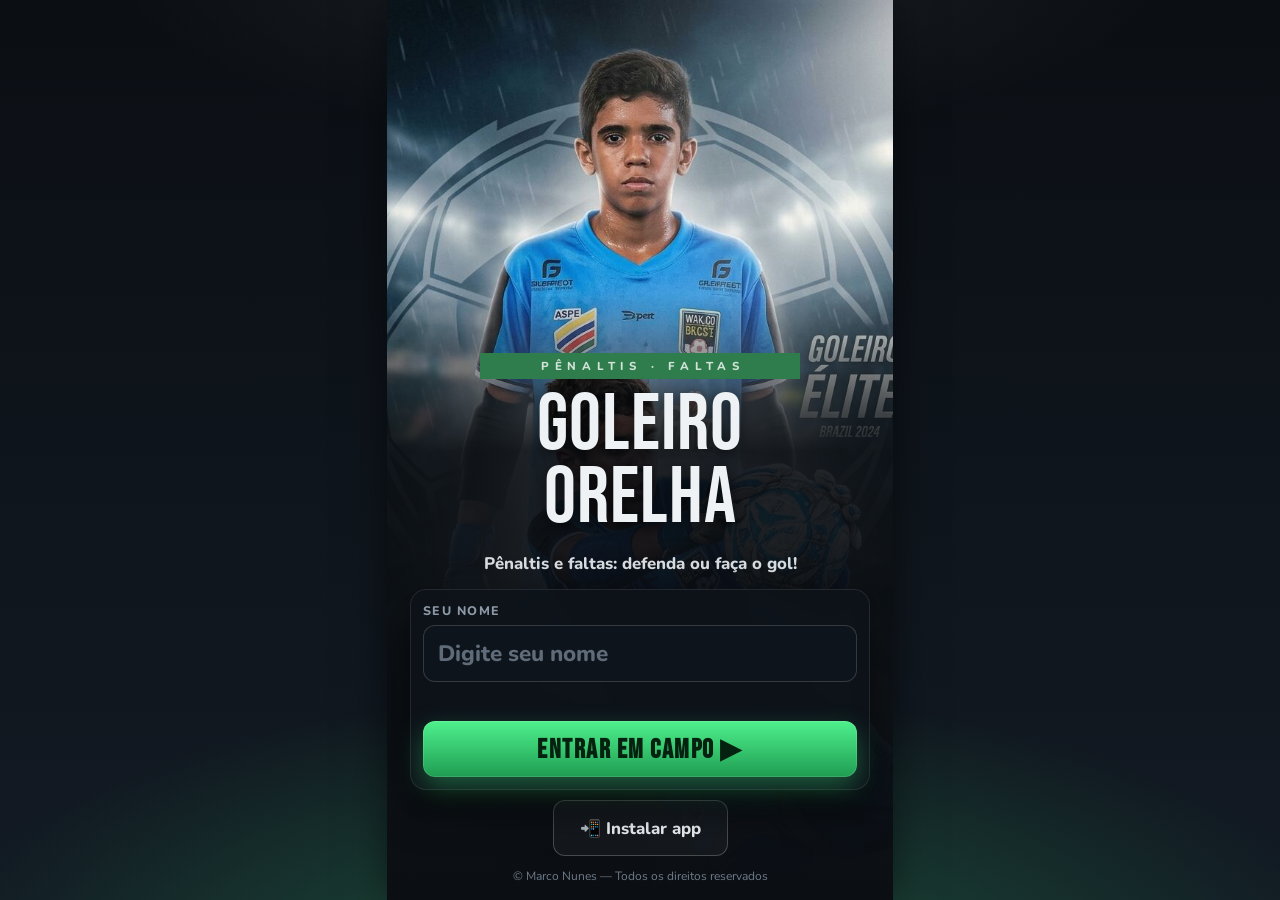
<file: index.html>
<!DOCTYPE html>
<html lang="pt-BR">
<head>
  <meta charset="UTF-8">
  <meta name="viewport" content="width=device-width, initial-scale=1.0, viewport-fit=cover">
  <meta name="theme-color" content="#1f6fb8">
  <meta name="author" content="Marco Nunes">
  <meta name="description" content="Goleiro Orelha: jogo de pênaltis e faltas. Defenda como goleiro ou desenhe o chute como atacante.">
  <meta name="mobile-web-app-capable" content="yes">
  <meta name="apple-mobile-web-app-capable" content="yes">
  <meta name="apple-mobile-web-app-title" content="Goleiro Orelha">
  <meta name="apple-mobile-web-app-status-bar-style" content="black-translucent">
  <meta name="format-detection" content="telephone=no">
  <title>Goleiro Orelha</title>
  <link rel="manifest" href="manifest.json">
  <link rel="icon" type="image/png" href="icons/icon-192.png">
  <link rel="apple-touch-icon" href="icons/apple-touch-icon.png">
  <link rel="preconnect" href="https://fonts.googleapis.com">
  <link rel="preconnect" href="https://fonts.gstatic.com" crossorigin>
  <link href="https://fonts.googleapis.com/css2?family=Bebas+Neue&family=Fredoka:wght@500;600;700&family=Nunito:wght@700;800;900&display=swap" rel="stylesheet">
  <link rel="stylesheet" href="style.css?v=6">
</head>
<body class="tela-cheia">
  <main class="app">

    <!-- 1. Início: figurinha do Orelha e nome do jogador -->
    <section class="tela ativa" id="tela-nome">
      <div class="capa-inicio">
        <img class="capa-img" src="assets/capa-inicio.jpg" alt="O goleiro Orelha defendendo a bola" width="688" height="1529">
        <div class="capa-conteudo">
          <p class="selo-topo">Pênaltis · Faltas</p>
          <h1 class="titulo"><span>GOLEIRO</span> <span class="ouro">ORELHA</span></h1>
          <p class="slogan">Pênaltis e faltas: defenda ou faça o gol!</p>
          <form class="cartao" id="form-nome" autocomplete="off">
            <label class="campo">
              <span>Seu nome</span>
              <input type="text" id="nome" maxlength="24" placeholder="Digite seu nome" required autocapitalize="words" autocorrect="off" spellcheck="false" enterkeyhint="go">
            </label>
            <p class="erro" id="erro-nome" role="alert"></p>
            <button class="btn-grande" type="submit">Entrar em campo ▶</button>
          </form>
          <button class="btn-sec" id="btn-instalar" type="button" hidden>📲 Instalar app</button>
          <p class="credito-capa">© Marco Nunes — Todos os direitos reservados</p>
        </div>
      </div>
    </section>

    <!-- 2. Modo: Goleiro ou Jogador -->
    <section class="tela" id="tela-modo">
      <p class="selo-topo">Escolha o modo</p>
      <h2 class="subtitulo">Quem você quer ser, <span id="nome-modo"></span>?</h2>
      <div class="grade-escolhas">
        <button class="escolha" type="button" data-modo="goleiro">
          <span class="escolha-sprite" data-sprite="orelhaGoleiro" data-estado="pronto"></span>
          <span class="escolha-titulo">🧤 GOLEIRO</span>
          <span class="escolha-texto">Pule para o canto certo e defenda o chute do atacante.</span>
        </button>
        <button class="escolha" type="button" data-modo="jogador">
          <span class="escolha-sprite" data-sprite="orelhaAtacante" data-estado="comemora"></span>
          <span class="escolha-titulo">⚽ JOGADOR</span>
          <span class="escolha-texto">Desenhe o chute com o dedo e engane o goleiro.</span>
        </button>
      </div>
      <button class="btn-sec" type="button" data-voltar="tela-nome">← Voltar</button>
    </section>

    <!-- 3. Cobrança e nível -->
    <section class="tela" id="tela-nivel">
      <p class="selo-topo">Partida</p>
      <h2 class="subtitulo">Como vai ser a disputa?</h2>
      <div class="cartao cartao-config">
        <p class="rotulo">Cobrança</p>
        <div class="chips" id="chips-tipo">
          <button class="chip ativo" type="button" data-tipo="penalti">⚽ Pênalti</button>
          <button class="chip" type="button" data-tipo="falta">🧱 Falta</button>
          <button class="chip" type="button" data-tipo="misto">🔁 Os dois</button>
        </div>
        <p class="rotulo">Nível</p>
        <div class="chips" id="chips-nivel">
          <button class="chip ativo" type="button" data-nivel="facil">🙂 Fácil</button>
          <button class="chip" type="button" data-nivel="dificil">🔥 Difícil</button>
        </div>
        <p class="rotulo">Cobranças</p>
        <div class="chips" id="chips-qtd">
          <button class="chip ativo" type="button" data-qtd="5">5</button>
          <button class="chip" type="button" data-qtd="10">10</button>
        </div>
      </div>
      <div class="linha-botoes">
        <button class="btn-sec" type="button" data-voltar="tela-modo">← Voltar</button>
        <button class="btn-grande" id="btn-comecar" type="button">Começar ▶</button>
      </div>
    </section>

    <!-- 4. Jogo: tela vertical, câmera atrás do cobrador (como os jogos de pênalti de celular) -->
    <section class="tela" id="tela-jogo">
      <div class="palco">
        <canvas id="campo" aria-label="Campo de futebol"></canvas>
        <div class="hud">
          <div class="hud-grupo">
            <button class="btn-hud" id="btn-pausa" type="button" aria-label="Pausar">⏸</button>
            <button class="btn-hud" id="btn-som" type="button" aria-label="Som ligado">🔊</button>
          </div>
          <div class="estrelas-hud" id="estrelas-hud" aria-label="Cobranças"></div>
          <div class="hud-grupo">
            <button class="btn-hud" id="btn-ajuda" type="button" aria-label="Ajuda">?</button>
            <button class="btn-hud" id="btn-config" type="button" aria-label="Ajustes">⚙</button>
            <button class="btn-hud" id="btn-sair" type="button" aria-label="Sair da partida">⌂</button>
          </div>
        </div>
        <div class="placar" aria-live="polite">
          <span><span id="rotulo-a">DEFESAS</span> <b id="placar-a">0</b></span>
          <span><span id="rotulo-b">GOLS</span> <b id="placar-b">0</b></span>
          <span class="placar-cobranca" id="placar-cobranca">1/5</span>
        </div>
        <div class="aviso" id="aviso" aria-live="assertive"></div>
        <div class="dica" id="dica" hidden></div>
        <!-- controles do goleiro: as 5 direções (também dá para tocar no canto do gol) -->
        <div class="controles" id="controles" hidden>
          <button class="dir d-esqAlto" type="button" data-zona="esqAlto" aria-label="Pular alto à esquerda">↖</button>
          <button class="dir d-esqBaixo" type="button" data-zona="esqBaixo" aria-label="Pular à esquerda">⬅</button>
          <button class="dir d-centro" type="button" data-zona="centro" aria-label="Defender no centro">⬆</button>
          <button class="dir d-dirBaixo" type="button" data-zona="dirBaixo" aria-label="Pular à direita">➡</button>
          <button class="dir d-dirAlto" type="button" data-zona="dirAlto" aria-label="Pular alto à direita">↗</button>
        </div>
      </div>

      <!-- explicação antes da primeira cobrança -->
      <div class="modal" id="modal-ajuda" hidden>
        <div class="cartao modal-cartao">
          <h3 class="subtitulo" id="ajuda-titulo">Como jogar</h3>
          <div id="ajuda-texto"></div>
          <button class="btn-grande" id="ajuda-ok" type="button">Bora! ▶</button>
        </div>
      </div>
      <div class="modal" id="modal-pausa" hidden>
        <div class="cartao modal-cartao">
          <h3 class="subtitulo">⏸ Jogo pausado</h3>
          <div class="linha-botoes">
            <button class="btn-grande" id="pausa-continuar" type="button">Continuar ▶</button>
            <button class="btn-sec" id="pausa-sair" type="button">Sair da partida</button>
          </div>
        </div>
      </div>
      <div class="modal" id="modal-config" hidden>
        <div class="cartao modal-cartao">
          <h3 class="subtitulo">⚙ Ajustes</h3>
          <p class="rotulo">Nível (vale na próxima cobrança)</p>
          <div class="chips" id="config-nivel">
            <button class="chip" type="button" data-nivel="facil">🙂 Fácil</button>
            <button class="chip" type="button" data-nivel="dificil">🔥 Difícil</button>
          </div>
          <p class="rotulo">Torcida</p>
          <div class="chips" id="config-torcida">
            <button class="chip" type="button" data-torcida="1">📣 Ligada</button>
            <button class="chip" type="button" data-torcida="0">🤫 Desligada</button>
          </div>
          <button class="btn-grande" id="config-ok" type="button">OK</button>
        </div>
      </div>
    </section>

    <!-- 5. Fim -->
    <section class="tela" id="tela-fim">
      <div class="cartao cartao-fim">
        <span class="fim-sprite" id="fim-sprite"></span>
        <h2 class="subtitulo" id="fim-titulo">Fim de jogo!</h2>
        <p class="fim-placar" id="fim-placar"></p>
        <p class="estrelas" id="fim-estrelas"></p>
        <p class="fim-texto" id="fim-texto"></p>
        <p class="recorde" id="fim-recorde"></p>
        <div class="linha-botoes">
          <button class="btn-grande" id="btn-de-novo" type="button">↻ Jogar de novo</button>
          <button class="btn-sec" id="btn-trocar-modo" type="button">Trocar modo</button>
        </div>
      </div>
      <div class="confete" id="confete" aria-hidden="true"></div>
    </section>
  </main>

  <footer class="credito">© <b>Marco Nunes</b> — Todos os direitos reservados</footer>

  <script src="dados.js?v=6"></script>
  <script src="jogo.js?v=6"></script>
  <script>
    if ('serviceWorker' in navigator) {
      window.addEventListener('load', () => navigator.serviceWorker.register('service-worker.js'));
    }
  </script>
</body>
</html>
</file>
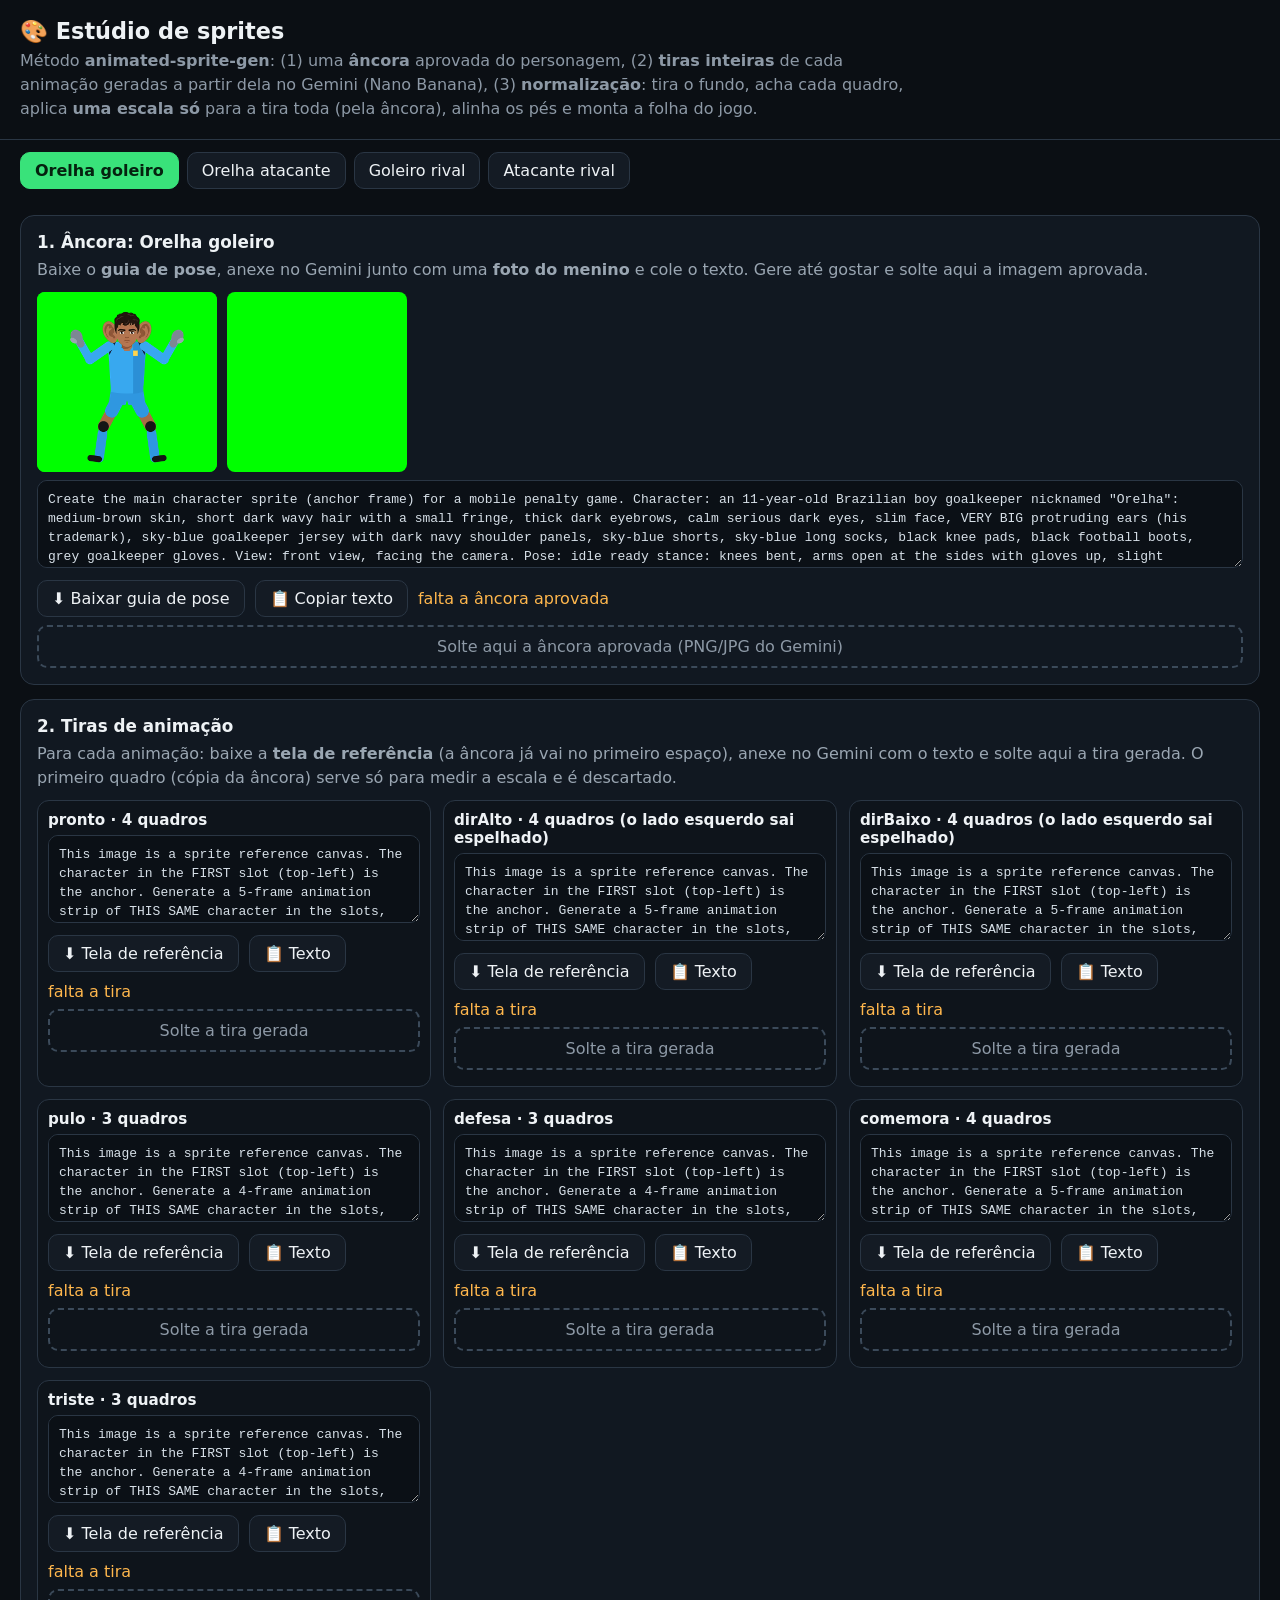
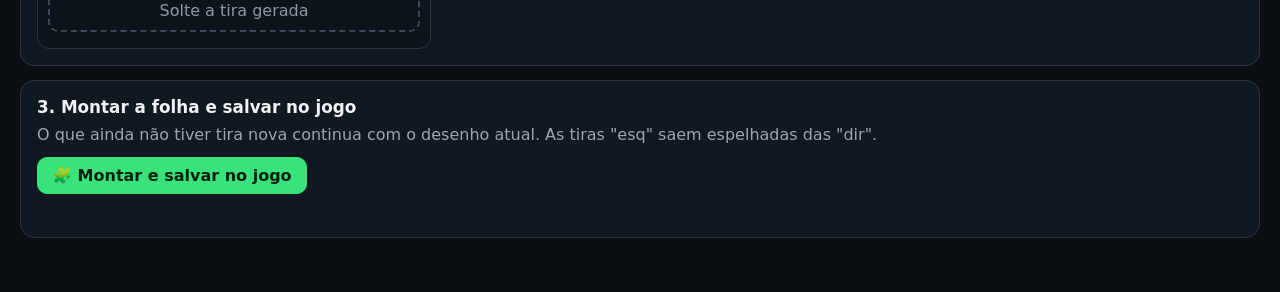
<file: ferramentas/estudio.html>
<!DOCTYPE html>
<html lang="pt-BR">
<head>
<meta charset="UTF-8">
<meta name="viewport" content="width=device-width, initial-scale=1">
<title>Estúdio de sprites — Goleiro Orelha</title>
<style>
  :root { color-scheme: dark; --neon: #39e27a; --borda: #2a3644; }
  body { margin: 0; font-family: system-ui, sans-serif; background: #0b0f14; color: #eef2f5; }
  header { padding: 18px 20px; border-bottom: 1px solid var(--borda); }
  h1 { margin: 0 0 4px; font-size: 1.4rem; }
  header p { margin: 0; color: #8d99a6; max-width: 900px; line-height: 1.5; }
  .abas { display: flex; gap: 8px; padding: 12px 20px; flex-wrap: wrap; }
  .abas button, .btn { background: #141b24; color: #eef2f5; border: 1px solid var(--borda); border-radius: 10px; padding: 8px 14px; cursor: pointer; font: inherit; }
  .abas button.ativo, .btn.forte { background: var(--neon); color: #05210f; border-color: var(--neon); font-weight: 700; }
  main { padding: 0 20px 40px; }
  section { border: 1px solid var(--borda); border-radius: 14px; padding: 16px; margin: 14px 0; background: #111821; }
  section h2 { margin: 0 0 6px; font-size: 1.05rem; }
  section > p { margin: 0 0 10px; color: #9aa6b2; line-height: 1.5; }
  textarea { width: 100%; min-height: 88px; background: #0b1016; color: #d7e0e8; border: 1px solid var(--borda); border-radius: 10px; padding: 10px; font: 13px/1.45 ui-monospace, monospace; box-sizing: border-box; }
  .linha { display: flex; gap: 10px; align-items: center; flex-wrap: wrap; margin: 8px 0; }
  canvas.mini { width: 180px; height: 180px; background: #00ff00; border-radius: 8px; }
  .grade { display: grid; grid-template-columns: repeat(auto-fill, minmax(300px, 1fr)); gap: 12px; }
  .tira { border: 1px solid var(--borda); border-radius: 12px; padding: 10px; background: #0e141b; }
  .tira h3 { margin: 0 0 6px; font-size: .95rem; }
  .quadros { display: flex; gap: 4px; flex-wrap: wrap; margin-top: 6px; }
  .quadros canvas { width: 70px; height: 70px; background: repeating-conic-gradient(#243040 0 25%, #1b2532 0 50%) 0 0 / 14px 14px; border-radius: 6px; }
  .ok { color: var(--neon); } .aviso { color: #ffb74d; } .ruim { color: #ff6b6b; }
  .soltar { border: 2px dashed #3b4a5a; border-radius: 10px; padding: 10px; text-align: center; color: #8d99a6; cursor: pointer; }
  .soltar.sobre { border-color: var(--neon); color: var(--neon); }
  #folha { max-width: 100%; background: repeating-conic-gradient(#243040 0 25%, #1b2532 0 50%) 0 0 / 20px 20px; border-radius: 10px; }
</style>
</head>
<body>
<header>
  <h1>🎨 Estúdio de sprites</h1>
  <p>Método <b>animated-sprite-gen</b>: (1) uma <b>âncora</b> aprovada do personagem, (2) <b>tiras inteiras</b> de cada animação geradas a partir dela
  no Gemini (Nano Banana), (3) <b>normalização</b>: tira o fundo, acha cada quadro, aplica <b>uma escala só</b> para a tira toda (pela âncora), alinha os pés e monta a folha do jogo.</p>
</header>
<div class="abas" id="abas"></div>
<main id="principal"></main>

<script src="../dados.js"></script>
<script src="tiras.js"></script>
<script>
const Q = QUADRO, PE = PE_DO_QUADRO, ALTURA_ALVO = 283;   // altura do personagem dentro do quadro de 448
const ID_JOGO = { orelha: 'orelhaGoleiro', 'orelha-atacante': 'orelhaAtacante', 'rival-goleiro': 'rivalGoleiro', 'rival-atacante': 'rivalAtacante' };
const estado = {};   // por personagem: { ancora, quadros: { estado: [canvas...] } }
let atual = 'orelha';

const $ = (s, r = document) => r.querySelector(s);
const el = (tag, props = {}, ...filhos) => { const e = Object.assign(document.createElement(tag), props); filhos.forEach((f) => e.append(f)); return e; };
const carregar = (src) => new Promise((ok, falha) => { const i = new Image(); i.onload = () => ok(i); i.onerror = falha; i.src = src; });
const arquivoParaImagem = (f) => new Promise((ok, falha) => { const r = new FileReader(); r.onload = () => carregar(r.result).then(ok, falha); r.readAsDataURL(f); });
function baixar(canvas, nome) { canvas.toBlob((b) => { const a = el('a', { href: URL.createObjectURL(b), download: nome }); a.click(); setTimeout(() => URL.revokeObjectURL(a.href), 2000); }, 'image/png'); }
async function salvarNoJogo(canvasOuBlob, caminho, nomeDownload) {
  const blob = canvasOuBlob instanceof Blob ? canvasOuBlob : await new Promise((r) => canvasOuBlob.toBlob(r, 'image/png'));
  try { const r = await fetch('/' + caminho, { method: 'POST', body: blob }); if (r.ok) return 'salvo no jogo'; } catch (e) { /* sem o servidor local */ }
  const a = el('a', { href: URL.createObjectURL(blob), download: nomeDownload }); a.click();
  return 'baixado (copie para ' + caminho + ')';
}
function copiar(txt, botao) { navigator.clipboard.writeText(txt).then(() => { const t = botao.textContent; botao.textContent = '✔ Copiado'; setTimeout(() => (botao.textContent = t), 1400); }); }

// ---------- 1. tirar o fundo (verde, branco ou qualquer cor lisa) ----------
function semFundo(img) {
  const max = 2048, k = Math.min(1, max / Math.max(img.width, img.height));
  const w = Math.round(img.width * k), h = Math.round(img.height * k);
  const c = el('canvas', { width: w, height: h }), x = c.getContext('2d');
  x.drawImage(img, 0, 0, w, h);
  const d = x.getImageData(0, 0, w, h), p = d.data;
  // cor do fundo: média dos 4 cantos
  const amostra = [[2, 2], [w - 3, 2], [2, h - 3], [w - 3, h - 3]].map(([i, j]) => { const o = (j * w + i) * 4; return [p[o], p[o + 1], p[o + 2], p[o + 3]]; });
  const transparente = amostra.every((a) => a[3] < 20);
  const fundo = [0, 1, 2].map((k2) => amostra.reduce((s, a) => s + a[k2], 0) / 4);
  const verde = fundo[1] > 150 && fundo[0] < 120 && fundo[2] < 120;
  for (let o = 0; o < p.length; o += 4) {
    if (transparente) continue;
    const dist = Math.hypot(p[o] - fundo[0], p[o + 1] - fundo[1], p[o + 2] - fundo[2]);
    let a = Math.max(0, Math.min(1, (dist - 38) / 45));
    if (verde) {
      // verde de chroma: também pega o que é "mais verde que o resto" e tira o reflexo verde das bordas
      const excesso = p[o + 1] - Math.max(p[o], p[o + 2]);
      if (excesso > 60) a = Math.min(a, Math.max(0, (110 - excesso) / 50));
      if (excesso > 0) p[o + 1] = Math.max(p[o], p[o + 2]) + excesso * 0.25;
    }
    p[o + 3] = Math.round(p[o + 3] * a);
  }
  x.putImageData(d, 0, 0);
  return c;
}

// ---------- 2. achar cada personagem na tira (componentes ligados) ----------
function componentes(c) {
  const w = c.width, h = c.height, p = c.getContext('2d').getImageData(0, 0, w, h).data;
  const cel = 4, gw = Math.ceil(w / cel), gh = Math.ceil(h / cel), g = new Uint8Array(gw * gh);
  for (let y = 0; y < h; y++) for (let x = 0; x < w; x++) if (p[(y * w + x) * 4 + 3] > 90) g[((y / cel) | 0) * gw + ((x / cel) | 0)] = 1;
  const rot = new Int32Array(gw * gh).fill(-1), caixas = [];
  for (let i = 0; i < g.length; i++) {
    if (!g[i] || rot[i] >= 0) continue;
    const pilha = [i]; rot[i] = caixas.length;
    let x0 = 1e9, y0 = 1e9, x1 = -1, y1 = -1, n = 0;
    while (pilha.length) {
      const k = pilha.pop(), kx = k % gw, ky = (k / gw) | 0; n++;
      x0 = Math.min(x0, kx); x1 = Math.max(x1, kx); y0 = Math.min(y0, ky); y1 = Math.max(y1, ky);
      for (let dy = -1; dy <= 1; dy++) for (let dx = -1; dx <= 1; dx++) {
        const nx = kx + dx, ny = ky + dy; if (nx < 0 || ny < 0 || nx >= gw || ny >= gh) continue;
        const j = ny * gw + nx; if (g[j] && rot[j] < 0) { rot[j] = caixas.length; pilha.push(j); }
      }
    }
    caixas.push({ x0: x0 * cel, y0: y0 * cel, x1: (x1 + 1) * cel, y1: (y1 + 1) * cel, n });
  }
  // junta pedaços próximos (luva solta, bola no braço) e tira sujeirinhas
  const perto = (a, b) => a.x0 - 14 < b.x1 && b.x0 - 14 < a.x1 && a.y0 - 14 < b.y1 && b.y0 - 14 < a.y1;
  let mudou = true;
  while (mudou) {
    mudou = false;
    for (let i = 0; i < caixas.length && !mudou; i++) for (let j = i + 1; j < caixas.length && !mudou; j++) {
      if (perto(caixas[i], caixas[j])) {
        const a = caixas[i], b = caixas[j];
        caixas[i] = { x0: Math.min(a.x0, b.x0), y0: Math.min(a.y0, b.y0), x1: Math.max(a.x1, b.x1), y1: Math.max(a.y1, b.y1), n: a.n + b.n };
        caixas.splice(j, 1); mudou = true;
      }
    }
  }
  const maior = Math.max(...caixas.map((b) => b.n));
  const bons = caixas.filter((b) => b.n > maior * 0.18);
  // ordem de leitura: linhas de cima para baixo, e da esquerda para a direita
  const altMed = bons.reduce((s, b) => s + (b.y1 - b.y0), 0) / Math.max(1, bons.length);
  bons.sort((a, b) => ((a.y0 + a.y1) / 2 - (b.y0 + b.y1) / 2));
  const linhas = [];
  bons.forEach((b) => { const yc = (b.y0 + b.y1) / 2, l = linhas.find((L) => Math.abs(L.yc - yc) < altMed * 0.5); l ? l.itens.push(b) : linhas.push({ yc, itens: [b] }); });
  return linhas.flatMap((L) => L.itens.sort((a, b) => a.x0 - b.x0));
}

// ---------- 3. normalizar: uma escala para a tira toda, pés alinhados ----------
function normalizar(c, caixas, escala) {
  return caixas.map((b) => {
    const q = el('canvas', { width: Q, height: Q }), x = q.getContext('2d');
    const w = (b.x1 - b.x0) * escala, h = (b.y1 - b.y0) * escala;
    x.imageSmoothingQuality = 'high';
    x.drawImage(c, b.x0, b.y0, b.x1 - b.x0, b.y1 - b.y0, PE.x - w / 2, PE.y - h, w, h);
    return q;
  });
}

// ---------- telas ----------
function guiaDePose(id) {
  // o boneco atual (quadro "pronto") ampliado sobre fundo verde, para o Gemini seguir a pose
  const c = el('canvas', { width: 1024, height: 1024 }), x = c.getContext('2d');
  x.fillStyle = '#00ff00'; x.fillRect(0, 0, 1024, 1024);
  return carregar(`../personagens/${id}/sprites.png`).then((img) => {
    const f = el('canvas', { width: Q, height: Q }); f.getContext('2d').drawImage(img, 0, 0, Q, Q, 0, 0, Q, Q);
    const b = componentes(f)[0], w = b.x1 - b.x0, h = b.y1 - b.y0, k = Math.min(860 / h, 860 / w);
    x.imageSmoothingQuality = 'high'; x.drawImage(f, b.x0, b.y0, w, h, 512 - w * k / 2, 970 - h * k, w * k, h * k);
    return c;
  });
}
function telaDeReferencia(ancora, n) {
  // âncora no primeiro espaço + espaços reservados para os outros quadros (1024x1024)
  const total = n + 1, cols = Math.min(total, total > 4 ? Math.ceil(total / 2) : total), lin = Math.ceil(total / cols);
  const c = el('canvas', { width: 1024, height: 1024 }), x = c.getContext('2d');
  x.fillStyle = '#00ff00'; x.fillRect(0, 0, 1024, 1024);
  const sw = 1024 / cols, sh = 1024 / lin;
  x.strokeStyle = 'rgba(0,120,0,.35)'; x.lineWidth = 2;
  for (let i = 0; i < total; i++) x.strokeRect((i % cols) * sw + 6, Math.floor(i / cols) * sh + 6, sw - 12, sh - 12);
  const k = Math.min((sw * 0.86) / ancora.width, (sh * 0.86) / ancora.height);
  x.drawImage(ancora, (sw - ancora.width * k) / 2, sh * 0.93 - ancora.height * k, ancora.width * k, ancora.height * k);
  return c;
}
function recorte(c) { const b = componentes(c)[0]; if (!b) return null; const r = el('canvas', { width: b.x1 - b.x0, height: b.y1 - b.y0 }); r.getContext('2d').drawImage(c, -b.x0, -b.y0); return r; }

function zonaSoltar(texto, aoSoltar) {
  const z = el('div', { className: 'soltar', textContent: texto });
  const input = el('input', { type: 'file', accept: 'image/*', hidden: true });
  z.append(input);
  z.onclick = () => input.click();
  input.onchange = () => input.files[0] && aoSoltar(input.files[0]);
  z.ondragover = (e) => { e.preventDefault(); z.classList.add('sobre'); };
  z.ondragleave = () => z.classList.remove('sobre');
  z.ondrop = (e) => { e.preventDefault(); z.classList.remove('sobre'); e.dataTransfer.files[0] && aoSoltar(e.dataTransfer.files[0]); };
  return z;
}

async function desenhar() {
  const id = atual, p = PERSONAGENS_ESTUDIO[id], est = (estado[id] ||= { ancora: null, quadros: {} });
  const raiz = $('#principal'); raiz.innerHTML = '';

  // passo 1: âncora
  const s1 = el('section', {}, el('h2', { textContent: `1. Âncora: ${p.nome}` }),
    el('p', { innerHTML: 'Baixe o <b>guia de pose</b>, anexe no Gemini' + (id.startsWith('orelha') ? ' junto com uma <b>foto do menino</b>' : '') + ' e cole o texto. Gere até gostar e solte aqui a imagem aprovada.' }));
  const guia = await guiaDePose(id); guia.className = 'mini';
  const t1 = el('textarea', { value: promptAncora(id), readOnly: true });
  const bCopiar1 = el('button', { className: 'btn', textContent: '📋 Copiar texto' }); bCopiar1.onclick = () => copiar(t1.value, bCopiar1);
  const bGuia = el('button', { className: 'btn', textContent: '⬇ Baixar guia de pose' }); bGuia.onclick = () => baixar(guia, `guia-${id}.png`);
  const prev = el('canvas', { className: 'mini', width: 400, height: 400 });
  const info1 = el('span', { className: est.ancora ? 'ok' : 'aviso', textContent: est.ancora ? '✔ âncora aprovada' : 'falta a âncora aprovada' });
  if (est.ancora) mostrarMini(prev, est.ancora);
  s1.append(el('div', { className: 'linha' }, guia, prev), t1, el('div', { className: 'linha' }, bGuia, bCopiar1, info1),
    zonaSoltar('Solte aqui a âncora aprovada (PNG/JPG do Gemini)', async (f) => {
      const img = await arquivoParaImagem(f); const r = recorte(semFundo(img));
      if (!r) { info1.textContent = 'não achei o personagem na imagem'; info1.className = 'ruim'; return; }
      est.ancora = r; desenhar();
    }));
  raiz.append(s1);

  // passo 2 e 3: tiras
  const s2 = el('section', {}, el('h2', { textContent: '2. Tiras de animação' }),
    el('p', { innerHTML: 'Para cada animação: baixe a <b>tela de referência</b> (a âncora já vai no primeiro espaço), anexe no Gemini com o texto e solte aqui a tira gerada. '
      + 'O primeiro quadro (cópia da âncora) serve só para medir a escala e é descartado.' }));
  const grade = el('div', { className: 'grade' });
  for (const nome of p.linhas) {
    if (p.espelhos[nome]) continue;
    const [n] = p.tiras[nome];
    const card = el('div', { className: 'tira' }, el('h3', { textContent: `${nome} · ${n} quadros` + (Object.entries(p.espelhos).find(([, v]) => v === nome) ? ' (o lado esquerdo sai espelhado)' : '') }));
    const t = el('textarea', { value: promptTira(id, nome), readOnly: true });
    const bC = el('button', { className: 'btn', textContent: '📋 Texto' }); bC.onclick = () => copiar(t.value, bC);
    const bR = el('button', { className: 'btn', textContent: '⬇ Tela de referência', disabled: !est.ancora });
    bR.onclick = () => baixar(telaDeReferencia(est.ancora, n), `referencia-${id}-${nome}.png`);
    const status = el('span', { className: est.quadros[nome] ? 'ok' : 'aviso', textContent: est.quadros[nome] ? `✔ ${est.quadros[nome].length} quadros` : 'falta a tira' });
    const qs = el('div', { className: 'quadros' });
    (est.quadros[nome] || []).forEach((q) => { q.className = ''; qs.append(q); });
    card.append(t, el('div', { className: 'linha' }, bR, bC, status), zonaSoltar('Solte a tira gerada', async (f) => {
      const img = await arquivoParaImagem(f), semF = semFundo(img); let cx = componentes(semF);
      if (cx.length < 2) { status.textContent = 'achei só ' + cx.length + ' personagem'; status.className = 'ruim'; return; }
      // escala única pela âncora (primeiro quadro); se a IA não copiou a âncora, usa a média dos quadros
      const escala = ALTURA_ALVO / (cx[0].y1 - cx[0].y0);
      if (cx.length >= n + 1) cx = cx.slice(1, n + 1); else cx = cx.slice(0, n);
      est.quadros[nome] = normalizar(semF, cx, escala);
      desenhar();
    }), qs);
    grade.append(card);
  }
  s2.append(grade); raiz.append(s2);

  // passo 4: montar e salvar
  const s3 = el('section', {}, el('h2', { textContent: '3. Montar a folha e salvar no jogo' }),
    el('p', { textContent: 'O que ainda não tiver tira nova continua com o desenho atual. As tiras "esq" saem espelhadas das "dir".' }));
  const bMontar = el('button', { className: 'btn forte', textContent: '🧩 Montar e salvar no jogo' });
  const info3 = el('span'); const img3 = el('img', { id: 'folha' });
  bMontar.onclick = async () => { info3.textContent = 'montando…'; const r = await montar(id); img3.src = r.url; info3.textContent = r.msg; info3.className = 'ok'; };
  s3.append(el('div', { className: 'linha' }, bMontar, info3), img3); raiz.append(s3);
}
function mostrarMini(c, img) { const x = c.getContext('2d'); x.clearRect(0, 0, c.width, c.height); const k = Math.min(c.width / img.width, c.height / img.height) * 0.92; x.drawImage(img, (c.width - img.width * k) / 2, (c.height - img.height * k) / 2, img.width * k, img.height * k); }

async function montar(id) {
  const p = PERSONAGENS_ESTUDIO[id], est = estado[id], antigo = PERSONAGENS[ID_JOGO[id]];
  const velha = await carregar(`../personagens/${id}/sprites.png`);
  let atualJson = null; try { atualJson = await (await fetch(`../personagens/${id}/estados.json`, { cache: 'no-store' })).json(); } catch (e) { /* ainda não existe */ }
  const estVelho = (atualJson && atualJson.estados) || antigo.estados;
  const linhas = p.linhas.map((nome) => {
    const origem = p.espelhos[nome];
    let qs = est.quadros[origem || nome];
    if (qs && origem) qs = qs.map((q) => { const m = el('canvas', { width: Q, height: Q }), x = m.getContext('2d'); x.translate(Q, 0); x.scale(-1, 1); x.drawImage(q, 0, 0); return m; });
    if (!qs) {   // mantém o desenho atual
      const e = estVelho[nome];
      qs = Array.from({ length: e.quadros }, (_, i) => { const m = el('canvas', { width: Q, height: Q }); m.getContext('2d').drawImage(velha, i * Q, e.linha * Q, Q, Q, 0, 0, Q, Q); return m; });
    }
    return { nome, qs };
  });
  const cols = Math.max(...linhas.map((l) => l.qs.length));
  const folha = el('canvas', { width: cols * Q, height: linhas.length * Q }), x = folha.getContext('2d');
  const json = { colunas: cols, estados: {} };
  linhas.forEach((l, i) => {
    l.qs.forEach((q, j) => x.drawImage(q, j * Q, i * Q));
    const t = p.tiras[p.espelhos[l.nome] || l.nome];
    json.estados[l.nome] = { linha: i, quadros: l.qs.length, fps: est.quadros[p.espelhos[l.nome] || l.nome] ? t[1] : estVelho[l.nome].fps, repete: est.quadros[p.espelhos[l.nome] || l.nome] ? t[2] : !!estVelho[l.nome].repete };
  });
  const r1 = await salvarNoJogo(folha, `personagens/${id}/sprites.png`, 'sprites.png');
  await salvarNoJogo(new Blob([JSON.stringify(json, null, 2)], { type: 'application/json' }), `personagens/${id}/estados.json`, 'estados.json');
  return { url: folha.toDataURL('image/png'), msg: `✔ Folha ${cols}×${linhas.length} ${r1}` };
}

// abas dos personagens
for (const [id, p] of Object.entries(PERSONAGENS_ESTUDIO)) {
  const b = el('button', { textContent: p.nome });
  b.onclick = () => { atual = id; document.querySelectorAll('.abas button').forEach((x) => x.classList.toggle('ativo', x === b)); desenhar(); };
  $('#abas').append(b);
}
$('#abas').firstChild.classList.add('ativo');
desenhar();
window.__estudio = { semFundo, componentes, normalizar, telaDeReferencia, estado, montar, carregar };
</script>
</body>
</html>
</file>
<file: style.css>
/* Goleiro Orelha — © Marco Nunes — Todos os direitos reservados. */
:root {
  --azul: #1f6fb8;
  --azul-claro: #38a8ef;
  --marinho: #16213d;
  --ouro: #ffd54f;
  --verde: #2e9e5b;
  --vermelho: #e53935;
  --painel: #e8eef4;
  --painel-borda: #b9c6d3;
  --texto: #1f2d3d;
  --campo: #5f8aa0;
  --branco: #ffffff;
}

* { box-sizing: border-box; }
html, body { margin: 0; height: 100%; }
body {
  font-family: 'Nunito', system-ui, sans-serif;
  color: var(--texto);
  background: radial-gradient(circle at 20% 10%, #5fc3ff 0, #1f6fb8 45%, #123f6b 100%);
  min-height: 100dvh;
  display: flex; flex-direction: column;
  overscroll-behavior-y: none;            /* no Android, puxar a tela não recarrega o jogo */
  touch-action: manipulation;             /* sem zoom de dois toques */
  -webkit-user-select: none; user-select: none;
  -webkit-tap-highlight-color: transparent;
}
input { -webkit-user-select: text; user-select: text; }
:focus-visible { outline: 4px solid var(--ouro); outline-offset: 3px; }

.app {
  flex: 1; min-height: 0; width: 100%;
  padding: max(10px, env(safe-area-inset-top)) max(14px, env(safe-area-inset-right)) 6px max(14px, env(safe-area-inset-left));
  display: flex; flex-direction: column;
}
.tela { display: none; flex: 1; min-height: 0; flex-direction: column; align-items: center; justify-content: safe center; gap: 16px; overflow-y: auto; }
.tela.ativa { display: flex; animation: entrar 0.3s ease; }
@keyframes entrar { from { opacity: 0; transform: translateY(8px); } to { opacity: 1; transform: none; } }

h1, h2, h3 { font-family: 'Fredoka', 'Nunito', sans-serif; margin: 0; }
.titulo { font-size: clamp(2.4rem, 7vw, 4.4rem); line-height: 1; color: #fff; text-shadow: 0 5px 0 var(--marinho); letter-spacing: 1px; text-align: center; }
.titulo span { display: inline-block; }
.ouro { color: var(--ouro); }
.slogan { color: #e6f3fa; font-weight: 800; font-size: 1.15rem; margin: 6px 0 4px; text-align: center; }
.subtitulo { font-size: clamp(1.4rem, 4vw, 2rem); color: #fff; text-align: center; text-shadow: 0 3px 0 rgba(0,0,0,.25); }
.cartao { background: #fff; border-radius: 24px; padding: clamp(14px, 3vw, 22px); box-shadow: 0 10px 30px rgba(0,0,0,.25); width: min(460px, 100%); }
.cartao .subtitulo { color: var(--azul); text-shadow: none; }

/* início */
.inicio { display: flex; align-items: center; justify-content: center; gap: clamp(16px, 4vw, 48px); flex-wrap: wrap; width: 100%; }
.figurinha { width: clamp(150px, 26vw, 300px); height: auto; border-radius: 20px; transform: rotate(-4deg); box-shadow: 0 16px 40px rgba(0,0,0,.35); animation: balancar 3s ease-in-out infinite; }
@keyframes balancar { 50% { transform: rotate(3deg) translateY(-6px); } }
.inicio-lado { display: flex; flex-direction: column; align-items: center; gap: 10px; width: min(460px, 100%); }
#form-nome { display: flex; flex-direction: column; gap: 10px; }
.campo { display: flex; flex-direction: column; gap: 6px; font-weight: 800; font-size: 1.1rem; }
#nome { font: inherit; font-size: 1.4rem; padding: 12px 14px; border-radius: 14px; border: 3px solid var(--painel-borda); }
#nome:focus { border-color: var(--azul); outline: none; }
.erro { color: var(--vermelho); font-weight: 800; margin: 0; min-height: 1.2em; }

.btn-grande, .btn-sec { font: inherit; font-weight: 900; border-radius: 18px; cursor: pointer; min-height: 56px; padding: 10px 26px; }
.btn-grande { font-family: 'Fredoka', sans-serif; font-size: 1.35rem; color: #fff; background: var(--verde); border: none; box-shadow: 0 6px 0 #1e6e3e; }
.btn-grande:active { transform: translateY(4px); box-shadow: 0 2px 0 #1e6e3e; }
.btn-sec { font-size: 1.05rem; background: #fff; color: var(--azul); border: 3px solid #fff; }
.linha-botoes { display: flex; flex-wrap: wrap; gap: 12px; justify-content: center; }

/* escolha do modo (como no protótipo) */
.grade-escolhas { display: grid; grid-template-columns: repeat(auto-fit, minmax(240px, 1fr)); gap: 18px; width: min(820px, 100%); }
.escolha {
  font: inherit; cursor: pointer; border: 4px solid #cfe3f2; border-radius: 26px; background: linear-gradient(#ffffff, #e8f1f8);
  padding: 16px; display: grid; grid-template-columns: auto 1fr; grid-template-rows: auto auto; column-gap: 14px; align-items: center; text-align: left;
  box-shadow: 0 0 0 4px rgba(255,255,255,.25), 0 10px 26px rgba(0,0,0,.25); transition: transform .15s;
}
.escolha:hover, .escolha:focus-visible { transform: translateY(-4px) scale(1.02); border-color: var(--ouro); }
.escolha-sprite { grid-row: span 2; width: 110px; aspect-ratio: 1; background-repeat: no-repeat; }
.escolha-titulo { font-family: 'Fredoka', sans-serif; font-size: 1.9rem; color: var(--marinho); }
.escolha-texto { font-weight: 700; color: #4a5b6c; }

.cartao-config { display: flex; flex-direction: column; gap: 8px; }
.rotulo { margin: 6px 0 0; font-weight: 900; color: var(--marinho); }
.chips { display: flex; flex-wrap: wrap; gap: 8px; }
.chip { font: inherit; font-weight: 900; font-size: 1.05rem; min-height: 48px; padding: 6px 16px; border-radius: 999px; border: 3px solid var(--painel-borda); background: #fff; color: var(--texto); cursor: pointer; }
.chip.ativo { background: var(--azul); border-color: var(--azul); color: #fff; }

/* ---------- jogo: tela vertical (9:16), câmera atrás do cobrador ---------- */
#tela-jogo { justify-content: center; align-items: center; padding: 0; }
body.jogando .app { padding: 0; }
.palco {
  position: relative; height: 100dvh; width: min(100vw, calc(100dvh * 9 / 16)); max-height: 100dvh;
  overflow: hidden; background: #4caf3a; box-shadow: 0 0 40px rgba(0,0,0,.5);
}
@media (min-aspect-ratio: 10/16) { .palco { border-radius: 0; } }
#campo { position: absolute; inset: 0; width: 100%; height: 100%; display: block; touch-action: none; }

.hud {
  position: absolute; left: 0; right: 0; top: 0; display: flex; justify-content: space-between; align-items: center; gap: 6px;
  padding: max(8px, env(safe-area-inset-top)) 8px 6px; pointer-events: none;
}
.hud-grupo { display: flex; gap: 6px; pointer-events: auto; }
.btn-hud {
  width: 42px; height: 42px; border-radius: 12px; border: 2px solid rgba(255,255,255,.8); background: rgba(20,40,70,.55); color: #fff;
  font: inherit; font-size: 1.2rem; font-weight: 900; cursor: pointer; display: grid; place-items: center; backdrop-filter: blur(2px);
}
.btn-hud[aria-pressed="false"] { opacity: .55; }
.btn-hud:active { transform: scale(.92); }
.estrelas-hud { display: flex; gap: 2px; font-size: clamp(1rem, 4.6vw, 1.5rem); filter: drop-shadow(0 2px 0 rgba(0,0,0,.35)); }
.estrelas-hud span { opacity: .45; }
.estrelas-hud span.bom, .estrelas-hud span.ruim { opacity: 1; }

.placar {
  position: absolute; top: calc(max(8px, env(safe-area-inset-top)) + 48px); left: 50%; transform: translateX(-50%);
  display: flex; gap: 12px; align-items: baseline; white-space: nowrap; pointer-events: none;
  background: rgba(240,245,250,.92); border-radius: 999px; padding: 3px 14px; font-weight: 900; font-size: .78rem; color: var(--marinho);
}
.placar b { font-size: 1.15em; color: var(--azul); }
.placar-cobranca { color: #5a6b7c; }
.placar-cobranca::before { content: "⚽ "; }

.aviso {
  position: absolute; left: 50%; top: 46%; transform: translate(-50%, -50%) scale(0); pointer-events: none;
  font-family: 'Fredoka', sans-serif; font-size: clamp(2.2rem, 12vw, 4.2rem); color: #fff; white-space: nowrap;
  text-shadow: 0 5px 0 var(--marinho), 0 0 24px rgba(0,0,0,.4); -webkit-text-stroke: 2px var(--marinho);
}
.aviso.mostrar { animation: estourar 1.5s ease forwards; }
@keyframes estourar { 0% { transform: translate(-50%, -50%) scale(0) rotate(-8deg); } 18% { transform: translate(-50%, -50%) scale(1.15) rotate(3deg); } 30% { transform: translate(-50%, -50%) scale(1) rotate(0); } 85% { opacity: 1; } 100% { opacity: 0; transform: translate(-50%, -50%) scale(1); } }
.dica {
  position: absolute; left: 50%; top: 58%; transform: translateX(-50%); background: rgba(22,33,61,.82); color: #fff; font-weight: 900;
  padding: 8px 16px; border-radius: 18px; font-size: clamp(.85rem, 3.8vw, 1.05rem); text-align: center; pointer-events: none; width: max-content; max-width: 86%;
}

/* botões do goleiro: nas laterais e embaixo, sem cobrir o gol */
.controles { position: absolute; inset: auto 0 max(14px, env(safe-area-inset-bottom)) 0; height: 0; }
.dir {
  position: absolute; width: clamp(58px, 17vw, 76px); height: clamp(58px, 17vw, 76px); border-radius: 50%;
  border: 3px solid rgba(255,255,255,.9); background: rgba(255,255,255,.32); color: #fff; font-size: 1.9rem; font-weight: 900;
  text-shadow: 0 2px 0 rgba(0,0,0,.4); box-shadow: 0 4px 12px rgba(0,0,0,.3); cursor: pointer; touch-action: manipulation; backdrop-filter: blur(2px);
}
.d-esqAlto { left: 12px; bottom: 150px; }
.d-esqBaixo { left: 12px; bottom: 66px; }
.d-centro { left: 50%; bottom: 8px; transform: translateX(-50%); }
.d-dirBaixo { right: 12px; bottom: 66px; }
.d-dirAlto { right: 12px; bottom: 150px; }
.dir:active, .dir.apertado { background: var(--ouro); color: var(--marinho); }
.controles.travado .dir { opacity: .4; }

.modal { position: fixed; inset: 0; z-index: 20; background: rgba(10,20,35,.6); display: grid; place-items: center; padding: 16px; }
.modal[hidden] { display: none; }
.modal-cartao { display: flex; flex-direction: column; gap: 12px; max-height: 90dvh; overflow: auto; overscroll-behavior: contain; }
#ajuda-texto { font-weight: 700; font-size: 1.05rem; line-height: 1.5; }
#ajuda-texto ul { margin: 0; padding-left: 1.2em; }
#ajuda-texto li { margin-bottom: 6px; }

/* fim */
.cartao-fim { text-align: center; display: flex; flex-direction: column; align-items: center; gap: 8px; }
.fim-sprite { width: 170px; aspect-ratio: 1; background-repeat: no-repeat; }
.fim-placar { font-family: 'Fredoka', sans-serif; font-size: 2rem; margin: 0; color: var(--marinho); }
.estrelas { font-size: 2.6rem; margin: 0; letter-spacing: 6px; }
.fim-texto { font-weight: 800; font-size: 1.1rem; margin: 0; }
.recorde { font-weight: 900; color: var(--azul); margin: 0; }
.confete { position: fixed; inset: 0; pointer-events: none; overflow: hidden; z-index: 30; }
.confete span { position: absolute; top: -40px; font-size: 1.8rem; animation: cair linear forwards; }
@keyframes cair { to { transform: translateY(110vh) rotate(540deg); } }

.credito { text-align: center; font-size: .82rem; color: #d7e9f7; padding: 2px 12px max(6px, env(safe-area-inset-bottom)); }
body.jogando .credito { display: none; }

@media (max-width: 700px) {
  .escolha-sprite { width: 86px; }
}
/* celular deitado e baixinho */
@media (max-height: 620px) {
  .fim-sprite { width: 110px; }
  .cartao-fim { gap: 4px; padding: 12px; }
  .estrelas { font-size: 2rem; }
}
@media (max-height: 460px) {
  .figurinha { width: 130px; }
  .titulo { font-size: 2.2rem; }
}

@media (prefers-reduced-motion: reduce) {
  *, *::before, *::after { animation-duration: .01ms !important; animation-iteration-count: 1 !important; }
}

/* tela inicial: pôster do Orelha na tela toda (vertical) com o título e o nome embaixo */
body.tela-cheia .app { padding: 0; }
body.tela-cheia .credito { display: none; }
#tela-nome { padding: 0; }
.capa-inicio { position: relative; height: 100dvh; width: min(100vw, calc(100dvh * 9 / 16)); overflow: hidden; box-shadow: 0 0 40px rgba(0,0,0,.5); }
.capa-img { position: absolute; inset: 0; width: 100%; height: 100%; object-fit: cover; object-position: center top; }
.capa-conteudo {
  position: absolute; left: 0; right: 0; bottom: 0; display: flex; flex-direction: column; align-items: center; gap: 8px;
  padding: 60px 16px max(16px, env(safe-area-inset-bottom));
  background: linear-gradient(rgba(5,15,35,0), rgba(5,15,35,.88) 28%, rgba(5,15,35,.95));
}
.capa-conteudo .titulo { font-size: clamp(2.2rem, 11vw, 3.4rem); }
.capa-conteudo .cartao { padding: 12px; }
.capa-conteudo .credito-capa { color: #9fb6d1; font-size: .75rem; margin: 2px 0 0; }

/* =====================================================================
   Tema escuro de app esportivo: fundo grafite com brilho de estádio, títulos condensados,
   faixa verde com letras espaçadas, cartões de vidro escuro e botões verde-neon.
   ===================================================================== */
:root {
  --fundo: #0b0f14; --fundo2: #121a23; --vidro: rgba(17, 24, 32, .86); --borda-vidro: rgba(255, 255, 255, .09);
  --neon: #39e27a; --neon-escuro: #1f9d52; --faixa: #2f7d4c; --claro: #eef2f5; --cinza: #8d99a6;
  --titulo: 'Bebas Neue', 'Oswald', 'Impact', sans-serif;
}
body {
  color: var(--claro);
  background:
    radial-gradient(ellipse 80% 45% at 50% 108%, rgba(57, 226, 122, .28), transparent 70%),
    radial-gradient(ellipse 60% 30% at 50% -5%, rgba(255, 255, 255, .08), transparent 70%),
    linear-gradient(var(--fundo), var(--fundo2));
}
:focus-visible { outline: 3px solid var(--neon); outline-offset: 3px; }

h1, h2, h3, .titulo, .subtitulo { font-family: var(--titulo); font-weight: 400; letter-spacing: 1px; text-transform: uppercase; }
.titulo { font-size: clamp(3rem, 15vw, 5rem); line-height: .92; color: var(--claro); text-shadow: 0 3px 16px rgba(0, 0, 0, .7); }
.titulo span { display: block; }
.ouro { color: var(--claro); }
.slogan { color: var(--claro); font-weight: 800; font-size: 1.05rem; opacity: .9; }
.subtitulo { font-size: clamp(2rem, 8vw, 2.8rem); color: var(--claro); text-shadow: 0 2px 12px rgba(0, 0, 0, .6); line-height: 1; }
.selo-topo {
  margin: 0; background: var(--faixa); color: rgba(255, 255, 255, .78); text-transform: uppercase; letter-spacing: .5em;
  font-weight: 800; font-size: .72rem; padding: 5px 1.2em 5px 1.7em; width: min(78%, 320px); text-align: center;
}

.cartao, .modal-cartao, .cartao-fim {
  background: var(--vidro); border: 1px solid var(--borda-vidro); border-radius: 16px; color: var(--claro);
  box-shadow: 0 18px 40px rgba(0, 0, 0, .55); backdrop-filter: blur(8px);
}
.cartao .subtitulo { color: var(--claro); }
.campo { color: var(--cinza); text-transform: uppercase; letter-spacing: .12em; font-size: .78rem; }
#nome { background: #0e141b; color: var(--claro); border: 1px solid rgba(255, 255, 255, .16); border-radius: 12px; font-weight: 800; }
#nome::placeholder { color: #5f6b78; }
#nome:focus { border-color: var(--neon); box-shadow: 0 0 0 3px rgba(57, 226, 122, .25); }
.erro { color: #ff6b6b; }

.btn-grande {
  font-family: var(--titulo); font-size: 1.7rem; letter-spacing: 1.5px; text-transform: uppercase; color: #05210f;
  background: linear-gradient(180deg, #4ff08d, var(--neon-escuro)); border-radius: 12px;
  box-shadow: 0 0 0 1px rgba(255, 255, 255, .12) inset, 0 10px 26px rgba(57, 226, 122, .35);
}
.btn-grande:active { transform: translateY(2px); box-shadow: 0 4px 12px rgba(57, 226, 122, .3); }
.btn-sec { background: rgba(255, 255, 255, .04); color: var(--claro); border: 1px solid rgba(255, 255, 255, .22); border-radius: 12px; font-weight: 800; }
.btn-sec:hover { border-color: var(--neon); color: var(--neon); }

.escolha {
  background: linear-gradient(160deg, rgba(30, 40, 52, .95), rgba(14, 19, 26, .95)); border: 1px solid var(--borda-vidro); border-radius: 18px;
  box-shadow: 0 16px 34px rgba(0, 0, 0, .5); color: var(--claro);
}
.escolha:hover, .escolha:focus-visible { border-color: var(--neon); box-shadow: 0 0 0 1px var(--neon), 0 16px 34px rgba(57, 226, 122, .22); }
.escolha-titulo { font-family: var(--titulo); font-size: 2.4rem; color: var(--claro); letter-spacing: 1px; }
.escolha-texto { color: var(--cinza); }

.rotulo { color: var(--cinza); text-transform: uppercase; letter-spacing: .16em; font-size: .74rem; }
.chip { background: #0e141b; color: var(--claro); border: 1px solid rgba(255, 255, 255, .16); border-radius: 10px; }
.chip.ativo { background: var(--neon); border-color: var(--neon); color: #05210f; box-shadow: 0 0 16px rgba(57, 226, 122, .35); }

/* jogo: HUD de vidro escuro com detalhes neon */
.palco { background: var(--fundo); }
.btn-hud { background: rgba(10, 14, 20, .6); border: 1px solid rgba(255, 255, 255, .22); border-radius: 10px; }
.placar { background: rgba(10, 14, 20, .72); color: var(--claro); border: 1px solid var(--borda-vidro); }
.placar b { color: var(--neon); }
.placar-cobranca { color: var(--cinza); }
.aviso { font-family: var(--titulo); font-size: clamp(3.4rem, 18vw, 6rem); letter-spacing: 2px; -webkit-text-stroke: 0; text-shadow: 0 0 18px rgba(57, 226, 122, .9), 0 4px 0 #05210f; }
.dica { background: rgba(10, 14, 20, .82); border: 1px solid var(--borda-vidro); border-radius: 12px; }
.dir { background: rgba(10, 14, 20, .45); border: 2px solid rgba(57, 226, 122, .85); box-shadow: 0 0 14px rgba(57, 226, 122, .25); }
.dir:active, .dir.apertado { background: var(--neon); color: #05210f; }

.modal { background: rgba(3, 6, 10, .72); }
#ajuda-texto { color: var(--claro); }
#ajuda-texto b { color: var(--neon); }
.fim-placar { font-family: var(--titulo); font-size: 2.6rem; color: var(--claro); letter-spacing: 1px; }
.fim-texto { color: var(--cinza); }
.recorde { color: var(--neon); }
.credito, .capa-conteudo .credito-capa { color: #6f7b88; }

/* tela inicial: o pôster escurece embaixo, como uma capa de notícia */
.capa-conteudo { background: linear-gradient(rgba(11, 15, 20, 0), rgba(11, 15, 20, .9) 26%, var(--fundo)); gap: 10px; }
.capa-conteudo .titulo { font-size: clamp(3.2rem, 17vw, 5rem); }
.capa-conteudo .cartao { background: rgba(14, 19, 26, .9); }
.escolha-sprite { width: 104px; transform: scale(1.45); transform-origin: center 60%; }
.fim-sprite { transform: scale(1.3); }
</file>
